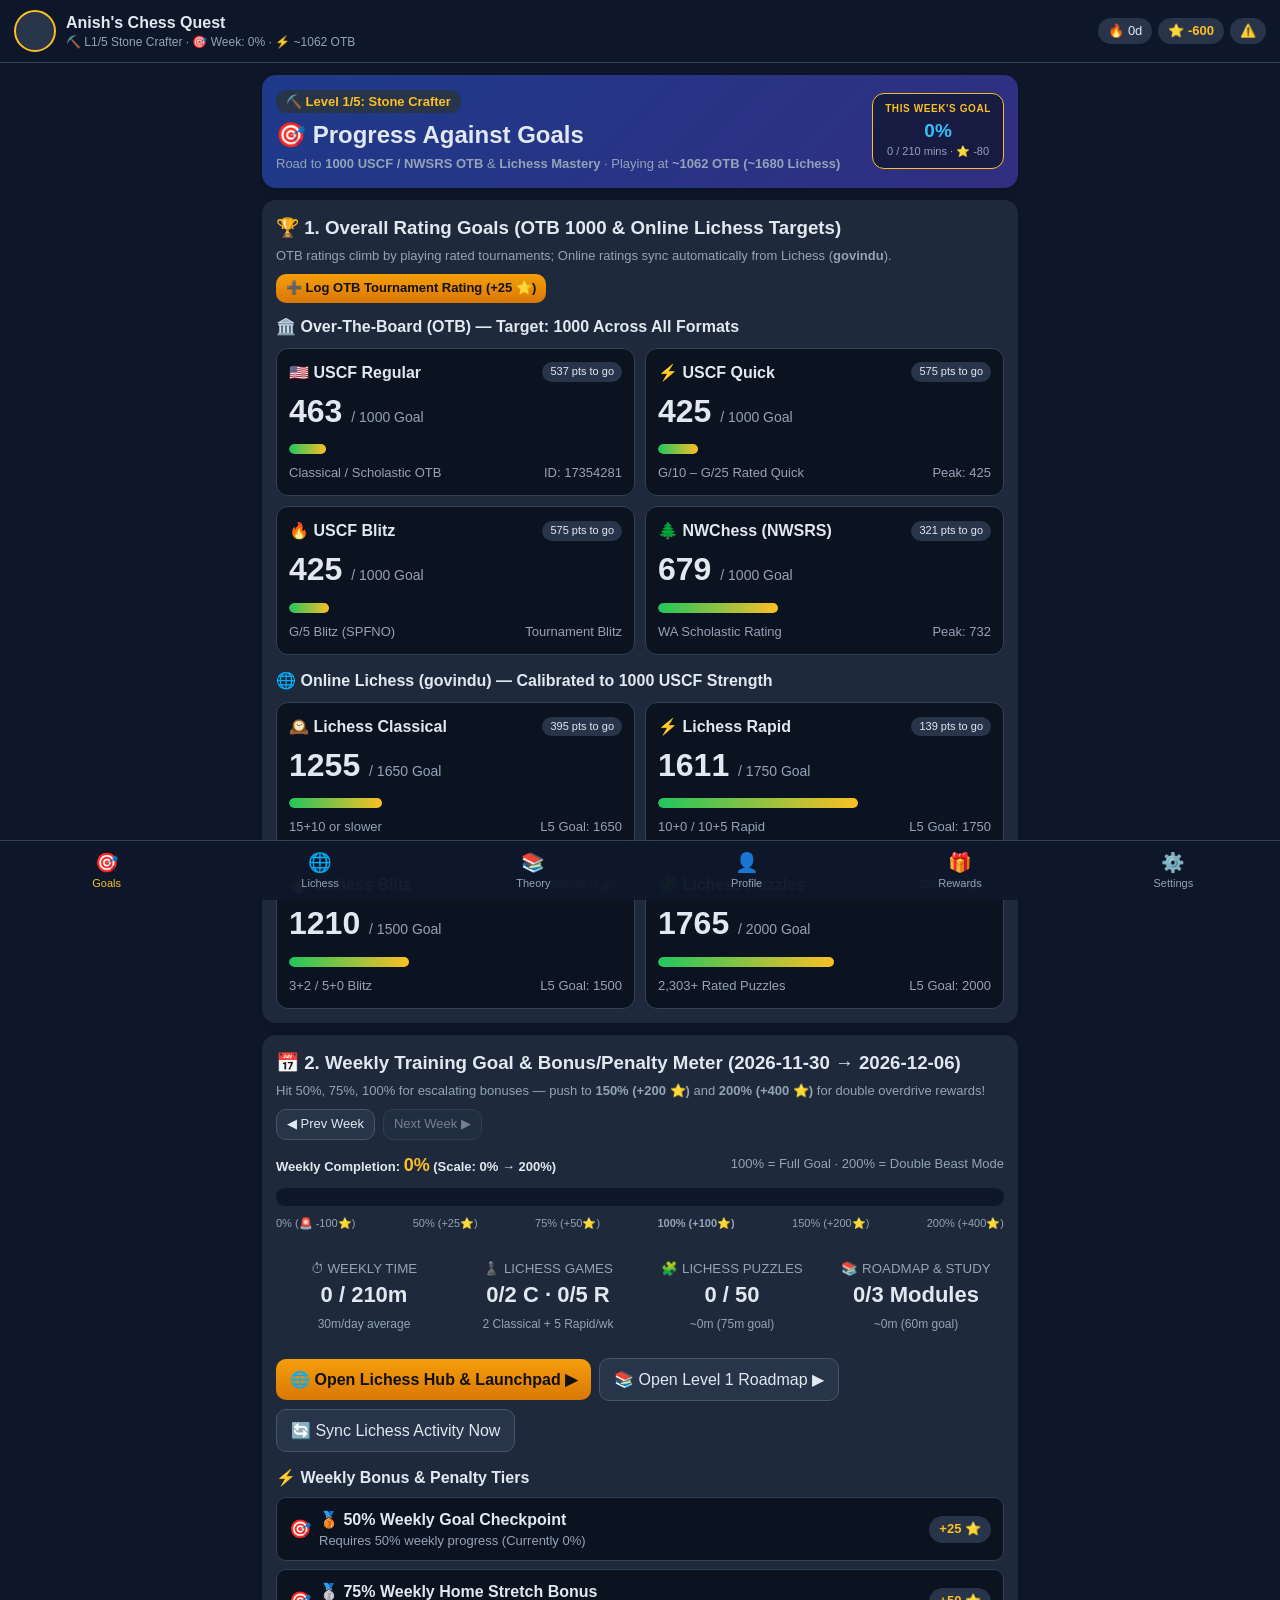
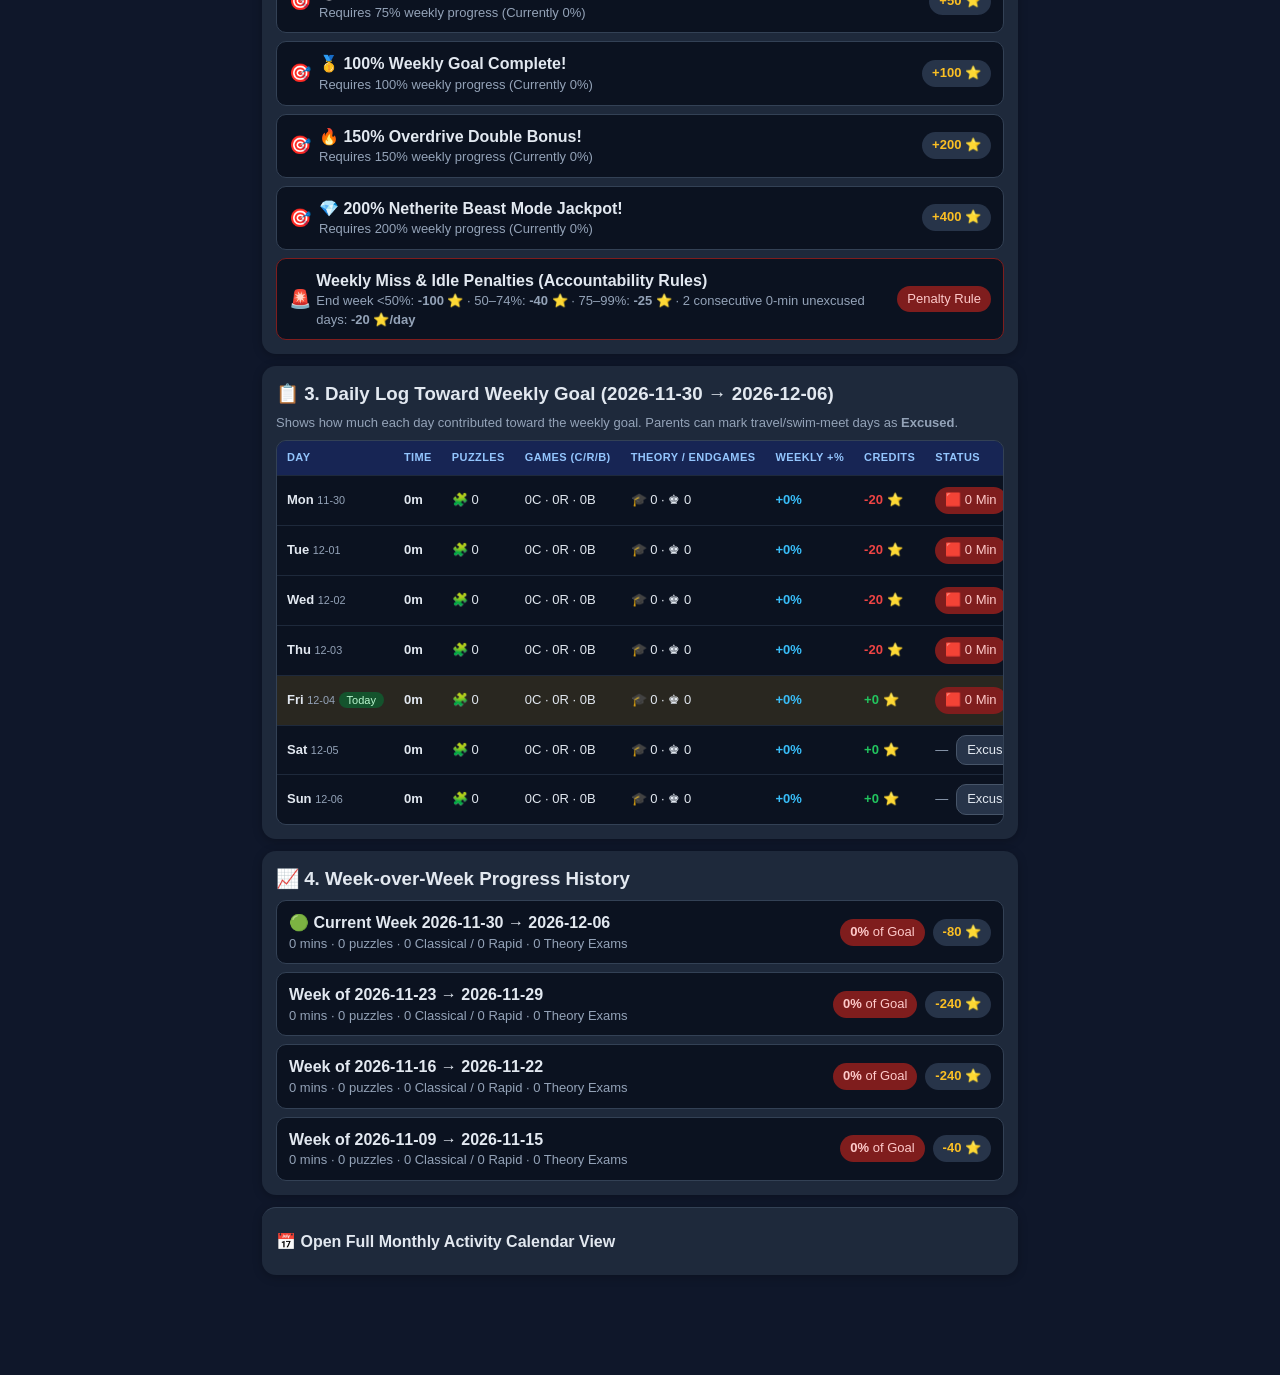
<file: index.html>
<!doctype html>
<html lang="en">
<head>
  <meta charset="utf-8">
  <meta name="viewport" content="width=device-width, initial-scale=1, viewport-fit=cover">
  <meta name="theme-color" content="#1e293b">
  <meta name="apple-mobile-web-app-capable" content="yes">
  <meta name="mobile-web-app-capable" content="yes">
  <meta name="apple-mobile-web-app-title" content="Chess Quest">
  <meta name="apple-mobile-web-app-status-bar-style" content="black-translucent">
  <title>Chess Quest</title>
  <link rel="manifest" href="manifest.json">
  <link rel="icon" href="assets/pieces/wN.svg">
  <link rel="apple-touch-icon" href="assets/icon-180.png">
  <link rel="stylesheet" href="styles.css?v=3.1">
</head>
<body>
  <header id="hdr"></header>
  <main id="view"></main>
  <nav id="nav"></nav>
  <script src="lessons.js?v=3.1"></script>
  <script src="store.js?v=3.1"></script>
  <script src="app.js?v=3.1"></script>
  <script>
    if ('serviceWorker' in navigator) {
      navigator.serviceWorker.getRegistrations().then(regs => regs.forEach(r => r.update()));
      let refreshing = false;
      navigator.serviceWorker.addEventListener('controllerchange', () => {
        if (!refreshing) { refreshing = true; location.reload(); }
      });
    }
  </script>
</body>
</html>
</file>
<file: styles.css>
:root{--bg:#0f172a;--panel:#1e293b;--panel2:#273449;--text:#e2e8f0;--muted:#94a3b8;--gold:#fbbf24;--green:#22c55e;--red:#ef4444;--blue:#38bdf8;--r:14px}
*{box-sizing:border-box;-webkit-tap-highlight-color:transparent}
html,body{margin:0;max-width:100vw;overflow-x:hidden;background:var(--bg);color:var(--text);font:16px/1.45 -apple-system,BlinkMacSystemFont,"Segoe UI",Roboto,sans-serif}
body{padding-bottom:calc(76px + env(safe-area-inset-bottom));padding-top:env(safe-area-inset-top)}
header{position:sticky;top:0;z-index:20;display:flex;justify-content:space-between;align-items:center;gap:8px;padding:10px 14px;background:rgba(15,23,42,.95);backdrop-filter:blur(8px);border-bottom:1px solid #334155}
.brand{display:flex;gap:10px;align-items:center}.brand img.avatar-sm{width:42px;height:42px;object-fit:cover;background:var(--panel2);border-radius:50%;border:2px solid var(--gold);padding:0}
.brand small{display:block;color:var(--muted);font-size:12px}
.chips{display:flex;gap:6px}.chip{background:var(--panel2);border-radius:999px;padding:4px 10px;font-size:13px;white-space:nowrap}
.chip.small{padding:2px 8px;font-size:11px}
.chip.star{color:var(--gold);font-weight:700}.chip.ok{background:#14532d;color:#bbf7d0}.chip.run{background:#1e3a8a;color:#bfdbfe}.chip.bad{background:#7f1d1d;color:#fecaca}
main{max-width:780px;margin:0 auto;padding:12px;width:100%}
.card{background:var(--panel);border-radius:var(--r);padding:14px;margin-bottom:12px;box-shadow:0 2px 10px rgba(0,0,0,.25)}
.card h3{margin:0 0 6px}.card h4{margin:14px 0 6px}
.hero{background:linear-gradient(135deg,#1e3a8a,#312e81)}.coach{font-size:16px;margin-bottom:10px}
.big{font-size:32px;font-weight:800}.big small{font-size:14px;color:var(--muted);font-weight:500}
.muted{color:var(--muted)}.small{font-size:13px}.center{text-align:center}
.row{display:flex;gap:8px;align-items:center;min-width:0}.row>*{min-width:0}.row.between{justify-content:space-between}.row.center{justify-content:center}.row.end{justify-content:flex-end}.row.wrap{flex-wrap:wrap}
button,.btn,select,input,textarea{font:inherit}
button,.btn{background:var(--panel2);color:var(--text);border:1px solid #475569;border-radius:10px;padding:9px 14px;cursor:pointer;text-decoration:none;display:inline-block;min-height:40px}
button.primary,.btn.primary{background:linear-gradient(#f59e0b,#d97706);color:#111;border:0;font-weight:700}
button:disabled{opacity:.45;cursor:not-allowed}button.danger{border-color:#b91c1c;color:#fecaca}
.btn.small,button.small{padding:5px 10px;min-height:0;font-size:13px}
input,select,textarea{background:#0b1220;color:var(--text);border:1px solid #475569;border-radius:10px;padding:9px}
.form{display:grid;gap:10px;margin:8px 0}.form label{display:grid;gap:4px;color:var(--muted);font-size:14px}.form input,.form select,.form textarea{color:var(--text)}
nav{position:fixed;bottom:0;left:0;right:0;z-index:20;display:flex;background:rgba(15,23,42,.97);border-top:1px solid #334155;padding-bottom:env(safe-area-inset-bottom);overflow-x:auto}
nav button{flex:1;min-width:52px;background:none;border:0;border-radius:0;color:var(--muted);font-size:11px;padding:8px 2px;display:flex;flex-direction:column;align-items:center}
nav button span{font-size:19px}nav button.on{color:var(--gold)}
.bar{height:10px;background:#0b1220;border-radius:99px;overflow:hidden;margin:10px 0}.bar.big{height:16px}.bar i{display:block;height:100%;background:linear-gradient(90deg,#22c55e,#fbbf24);border-radius:99px;transition:width .4s}
.phase.done{border:1px solid #166534}.phase.open{border:1px solid var(--blue)}
.pbody{margin-top:12px;border-top:1px solid #334155;padding-top:12px}
.ring{width:68px;height:68px;border-radius:50%;background:conic-gradient(var(--gold) calc(var(--p)*1%),#0b1220 0);display:grid;place-items:center;flex-shrink:0}
.ring span{background:#312e81;width:52px;height:52px;border-radius:50%;display:grid;place-items:center;font-weight:800}
/* Performance pill on Today */
.perf-pill{background:rgba(11,18,32,.65);border:1px solid var(--gold);border-radius:12px;padding:8px 12px;text-align:center}
.perf-pill small{display:block;font-size:10px;letter-spacing:.6px;color:var(--gold);font-weight:700}
.perf-pill b{display:block;font-size:19px;color:#fff}
.perf-pill span{display:block;font-size:11px;color:var(--muted)}
/* Profile & Rating Cards */
.profile-hero{background:linear-gradient(135deg,#0f172a,#1e3a8a 60%,#312e81);border:1px solid #3b82f6}
.profile-top{display:flex;gap:16px;align-items:center;flex-wrap:wrap}
.avatar-box{display:flex;flex-direction:column;align-items:center;flex-shrink:0}
.avatar-lg{width:116px;height:116px;border-radius:50%;object-fit:cover;border:3px solid var(--gold);box-shadow:0 4px 16px rgba(0,0,0,.45)}
.profile-meta{flex:1;min-width:220px}
.perf-card{background:linear-gradient(135deg,#1e293b,#172554);border:1px solid #f59e0b}
.stat.highlight{background:#0b1220;border:1px solid #334155}
.rating-grid{display:grid;grid-template-columns:1fr;gap:10px;margin-top:10px}@media(min-width:580px){.rating-grid{grid-template-columns:repeat(2,1fr)}}
.rating-card{background:#0b1220;border:1px solid #334155;border-radius:12px;padding:12px}
.hist-list{margin-top:8px;border-top:1px solid #1e293b;padding-top:6px;display:grid;gap:3px}
.mc-grid{display:grid;grid-template-columns:repeat(2,1fr);gap:8px;margin-top:10px}@media(min-width:600px){.mc-grid{grid-template-columns:repeat(4,1fr)}}
.mc-tier{background:#0b1220;border:1px solid #334155;border-radius:12px;padding:10px;text-align:center;display:grid;gap:4px;justify-items:center}
.mc-tier.locked{opacity:.48;filter:grayscale(.7)}.mc-tier.current{border:2px solid var(--gold);box-shadow:0 0 12px rgba(251,191,36,.25)}
.mc-icon{font-size:28px}
.bounty-list{display:grid;gap:8px;margin-top:8px}
.bounty-row{display:flex;justify-content:space-between;align-items:center;gap:10px;background:#0b1220;border:1px solid #334155;border-radius:10px;padding:10px 12px}
.bounty-row.done{border-color:#166534;background:rgba(20,83,45,.25)}
.avatar-grid{display:grid;grid-template-columns:repeat(2,1fr);gap:10px;margin-top:10px}
.av-choice{background:#0b1220;border:2px solid #334155;border-radius:12px;padding:8px;text-align:center;cursor:pointer}
.av-choice.on{border-color:var(--gold)}
.av-choice img{width:100%;max-width:120px;aspect-ratio:1;border-radius:50%;object-fit:cover;display:block;margin:0 auto 6px}
/* board */
.board-wrap{display:block;margin:8px auto;max-width:520px;width:100%}
.board{display:grid;grid-template-columns:repeat(8,minmax(0,1fr));grid-template-rows:repeat(8,minmax(0,1fr));width:100%;max-width:520px;min-width:0;aspect-ratio:1;border-radius:6px;overflow:hidden;user-select:none;touch-action:manipulation}
.sq{position:relative;display:flex;align-items:center;justify-content:center}.sq.light{background:#f0d9b5}.sq.dark{background:#b58863}
.sq img{width:92%;height:92%;pointer-events:none;z-index:2}
.sq.sel{background:#f6f669!important}.sq.last{box-shadow:inset 0 0 0 100px rgba(255,255,0,.28)}
.sq.dot::after{content:"";position:absolute;width:26%;height:26%;border-radius:50%;background:rgba(20,85,30,.5);z-index:3}
.sq.cap::after{content:"";position:absolute;inset:0;box-shadow:inset 0 0 0 4px rgba(20,85,30,.6);z-index:3}
.sq.check{background:radial-gradient(circle,#ff4d4d 0,#c1121f 70%)!important}.sq.hint{box-shadow:inset 0 0 0 5px #38bdf8}
.sq.bad{animation:bad .6s}@keyframes bad{0%,100%{background:#fca5a5}50%{background:#ef4444}}
.sq i{position:absolute;font-size:10px;font-style:normal;color:rgba(0,0,0,.55);z-index:1}.sq i.rk{top:2px;left:3px}.sq i.fl{bottom:1px;right:3px}
.tr-top{display:flex;justify-content:space-between;align-items:center;gap:8px;flex-wrap:wrap}.chal{font-size:13px;cursor:pointer}
.rule{background:#422006;color:#fde68a;border-radius:10px;padding:8px 12px;font-size:14px;text-align:center;margin:8px 0}
.tr-msg{min-height:48px;padding:10px 12px;border-radius:10px;background:var(--panel2);margin:8px 0}.tr-msg.ok{background:#14532d}.tr-msg.bad{background:#7f1d1d}
.star{color:var(--gold);font-weight:700}
.dots{display:flex;gap:4px;justify-content:center;margin:4px 0}.dots i{width:12px;height:12px;border-radius:50%;background:#0b1220;display:block}.dots i.g{background:var(--green)}.dots i.r{background:var(--red)}
.notice{background:#1e3a8a;padding:10px;border-radius:10px;margin-top:10px}
.lesson ul{padding-left:20px}.drill{background:#0b1220;border-radius:10px;padding:10px;margin-top:8px}
details{border-top:1px solid #334155;padding:6px 0}summary{cursor:pointer;padding:8px 0;font-weight:600;display:flex;justify-content:space-between;align-items:center;gap:8px}
.game{display:flex;justify-content:space-between;align-items:center;gap:8px;flex-wrap:wrap;padding:8px;border-radius:8px;margin:4px 0;background:var(--panel2);border-left:4px solid #64748b;font-size:14px}.game.Win{border-color:var(--green)}.game.Loss{border-color:var(--red)}
.grid4{display:grid;grid-template-columns:repeat(2,1fr);gap:8px;margin-bottom:12px}@media(min-width:560px){.grid4{grid-template-columns:repeat(4,1fr)}}
.stat{background:var(--panel);border-radius:var(--r);padding:12px;text-align:center}.stat b{display:block;font-size:22px}.stat span{color:var(--muted);font-size:12px}
.chart{position:relative;display:flex;gap:4px;align-items:flex-end;height:140px;margin-top:12px;border-bottom:1px solid #475569;padding-top:8px}
.chart .col{flex:1;height:100%;display:flex;flex-direction:column;justify-content:flex-end;align-items:center}.chart small{font-size:10px;color:var(--muted)}
.barv{width:80%;border-radius:4px 4px 0 0}.barv.g{background:var(--green)}.barv.y{background:#f59e0b}.barv.n{background:#475569}
.tline{position:absolute;left:0;right:0;border-top:2px dashed #38bdf8;pointer-events:none}.tline small{position:absolute;right:0;top:-16px;color:#38bdf8}
.badges{display:grid;grid-template-columns:repeat(auto-fill,minmax(92px,1fr));gap:8px}.badge{text-align:center;padding:8px 4px;border-radius:10px;background:#0b1220;opacity:.35;filter:grayscale(1)}.badge.on{opacity:1;filter:none;background:#422006}.badge span{font-size:28px;display:block}.badge small{font-size:11px}
.rewards{display:grid;grid-template-columns:repeat(auto-fill,minmax(150px,1fr));gap:10px}.reward{background:var(--panel2);border-radius:12px;padding:12px;text-align:center;display:grid;gap:6px;justify-items:center}.reward.can{box-shadow:0 0 0 2px var(--gold)}.ri{font-size:34px}.cost{color:var(--gold);font-weight:700}
.line{padding:6px 0;border-bottom:1px solid #334155;gap:8px}.plus{color:var(--green)}.minus{color:var(--red)}
.ic{width:52px;text-align:center}input.cost{width:84px}
.modal{position:fixed;inset:0;background:rgba(0,0,0,.72);display:grid;place-items:center;z-index:100;padding:14px;overflow-y:auto}.modal .modal-card{max-width:480px;width:100%;margin:auto;max-height:92vh;overflow-y:auto}
.toast{position:fixed;left:50%;bottom:90px;transform:translate(-50%,20px);background:#0b1220;border:1px solid var(--gold);padding:10px 16px;border-radius:12px;opacity:0;transition:.3s;z-index:120}.toast.show{opacity:1;transform:translate(-50%,0)}
.confetti{position:fixed;top:-40px;z-index:150;animation:fall 3s linear forwards;pointer-events:none}@keyframes fall{to{transform:translateY(110vh) rotate(540deg);opacity:.8}}
/* Monthly Activity Calendar */
.cal-dow{display:grid;grid-template-columns:repeat(7,minmax(0,1fr));gap:5px;text-align:center;font-size:11px;font-weight:700;color:var(--muted);margin-bottom:4px}
.cal-grid{display:grid;grid-template-columns:repeat(7,minmax(0,1fr));gap:5px}
.cal-cell{min-height:68px;background:#0b1220;border:1px solid #334155;border-radius:9px;padding:5px;display:flex;flex-direction:column;justify-content:space-between;cursor:pointer;font-size:11px;overflow:hidden}
.cal-cell.empty{background:transparent;border:0;cursor:default}
.cal-cell.today{box-shadow:0 0 0 2px var(--gold)}
.cal-cell.cal-max{background:rgba(20,83,45,.45);border-color:#22c55e}
.cal-cell.cal-part{background:rgba(120,53,15,.42);border-color:#f59e0b}
.cal-cell.cal-zero{background:rgba(127,29,29,.28);border-color:#991b1b}
.cal-cell.cal-future{opacity:.42}
.cal-hd{display:flex;justify-content:space-between;align-items:center;gap:2px}
.cal-hd b{font-size:12px}
.cal-tag{font-size:9px;font-weight:800;padding:1px 4px;border-radius:4px;background:rgba(0,0,0,.4)}
.cal-max .cal-tag{color:#86efac}.cal-part .cal-tag{color:#fde68a}.cal-zero .cal-tag{color:#fca5a5}
.cal-body{font-size:10px;line-height:1.25;margin-top:3px}
.cal-body.zero-txt b{display:block;color:#fca5a5;font-size:10px}
.cal-body.zero-txt span{color:var(--muted);font-size:9px}
.cal-stat-max{border:1px solid #166534}.cal-stat-part{border:1px solid #b45309}.cal-stat-zero{border:1px solid #991b1b}
/* Tables for Goals, Lichess Analysis, Profile Tiers, and Reference Rewards */
.table-wrap{width:100%;overflow-x:auto;border-radius:10px;border:1px solid #334155;background:#0b1220}
.goal-table{width:100%;border-collapse:collapse;font-size:13px;text-align:left}
.goal-table th,.goal-table td{padding:9px 10px;border-bottom:1px solid #1e293b;white-space:nowrap}
.goal-table th{background:#172554;color:#93c5fd;font-size:11px;text-transform:uppercase;letter-spacing:.4px}
.goal-table tr:last-child td{border-bottom:0}
.goal-table tr.today-row{background:rgba(251,191,36,.12)}
code{background:#0b1220;padding:1px 5px;border-radius:4px;color:#fde68a;font-size:12px}
</file>
